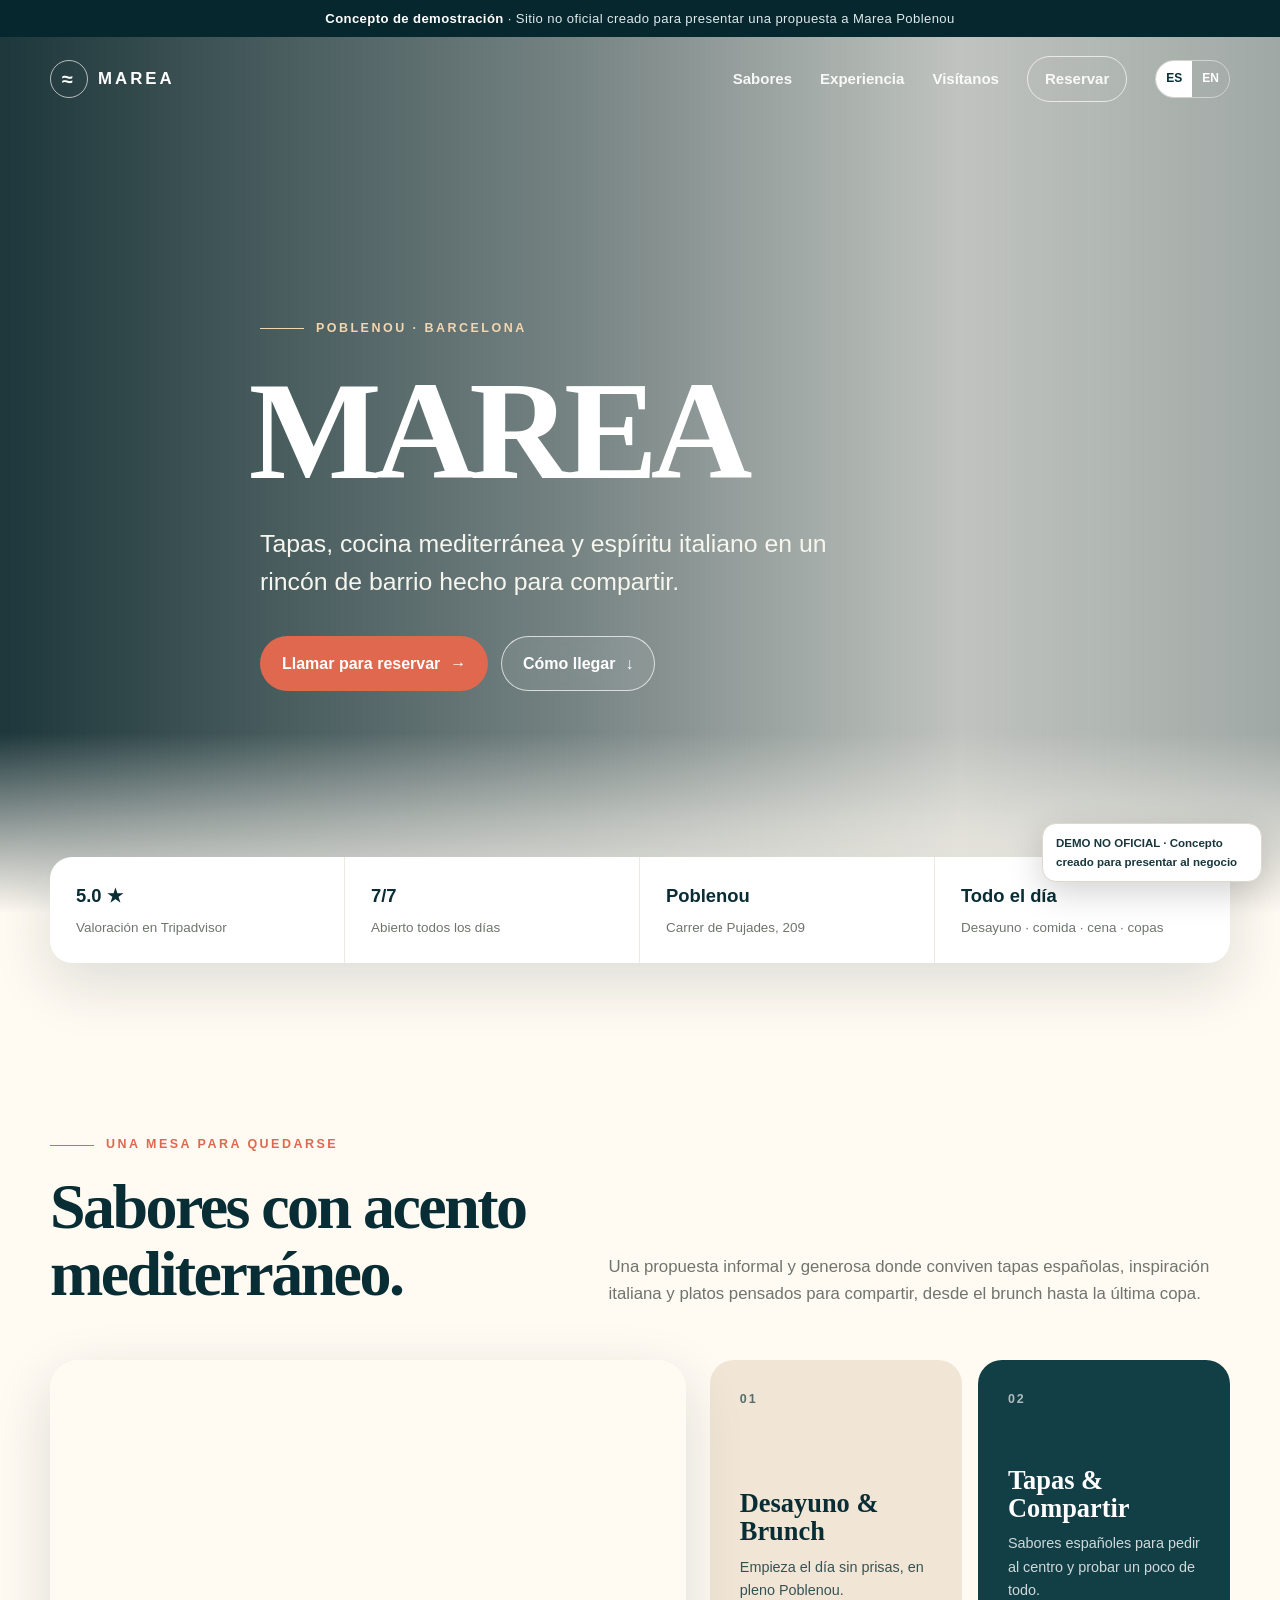
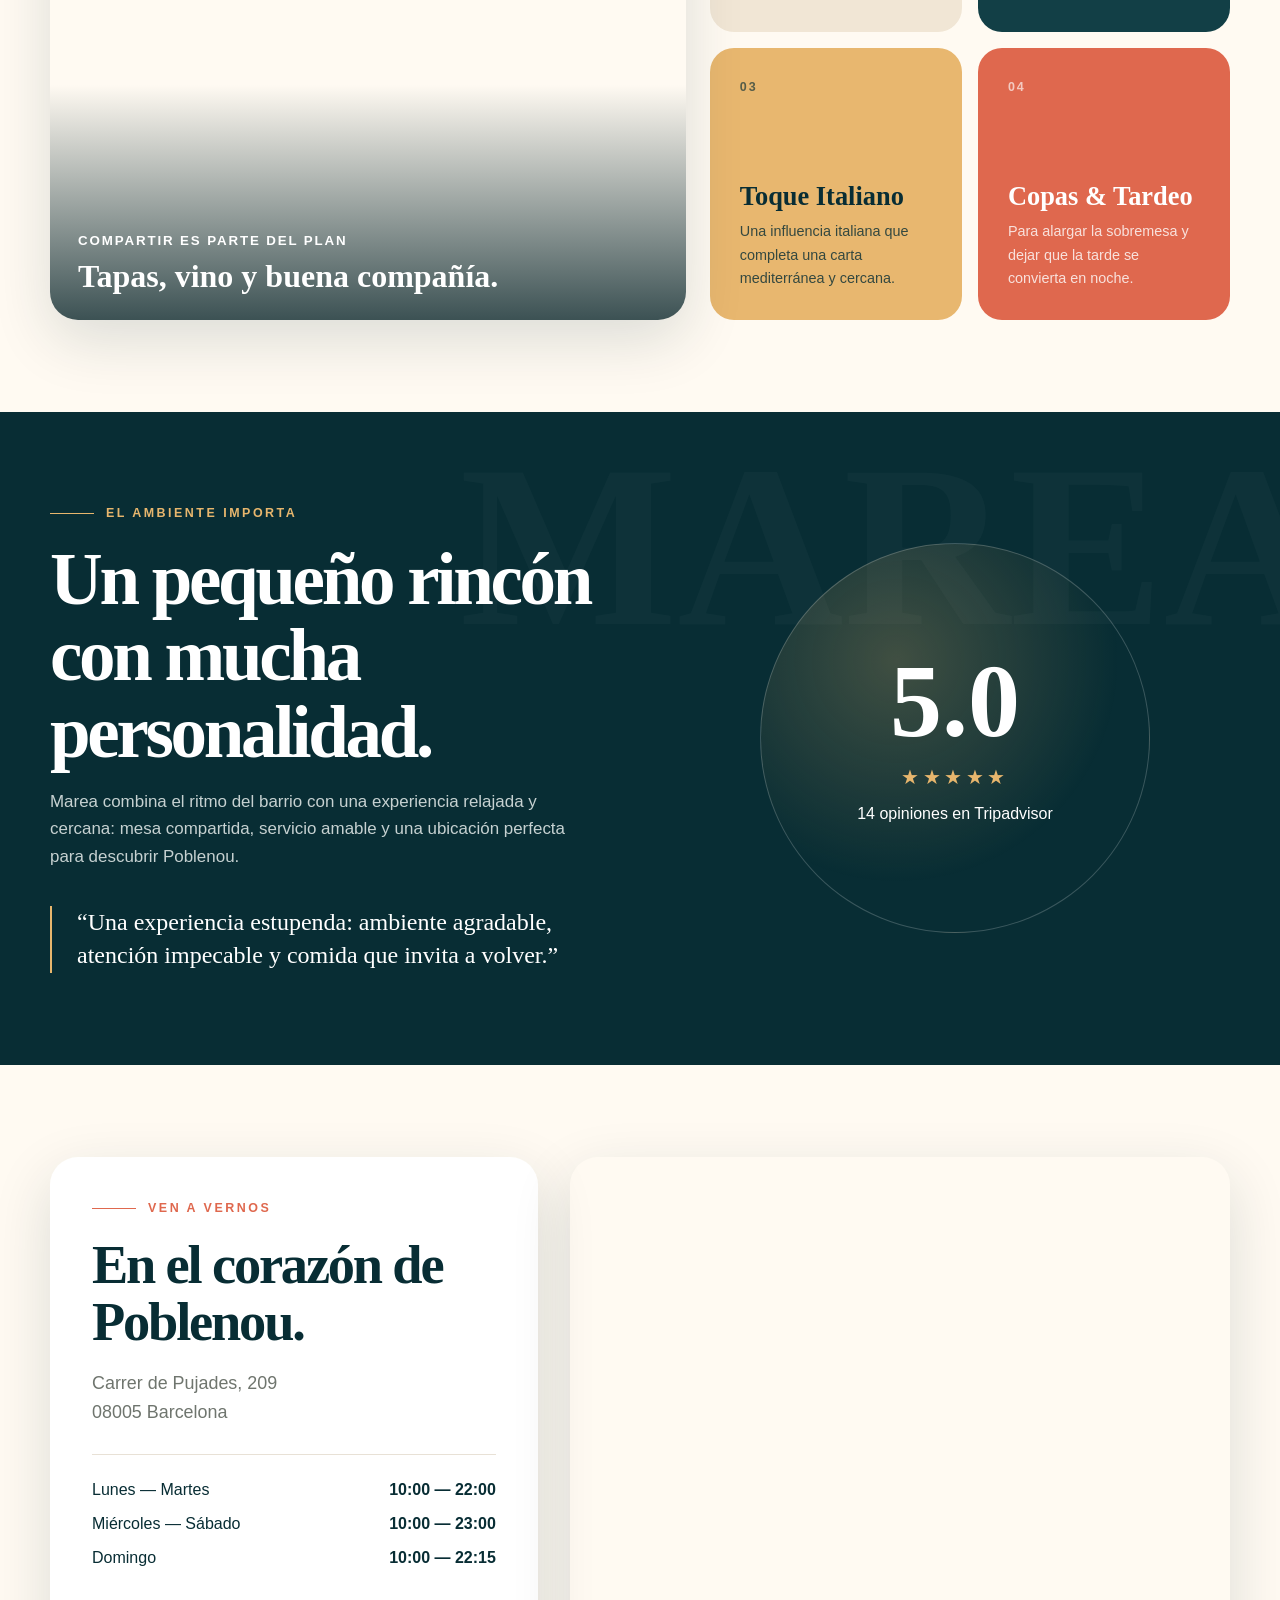
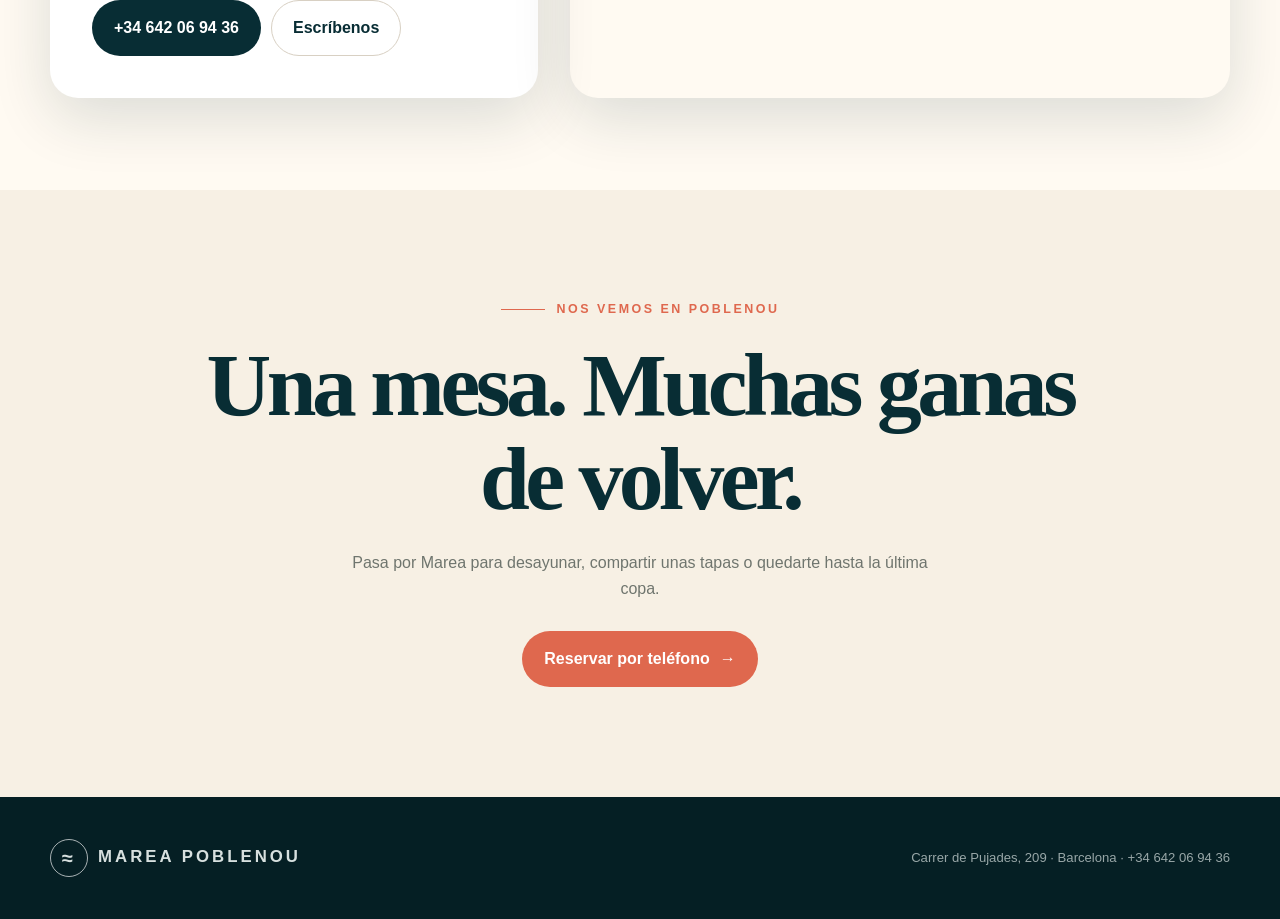
<file: index.html>
<!doctype html>
<html lang="es">
<head>
<meta charset="utf-8">
<meta name="viewport" content="width=device-width,initial-scale=1">
<meta name="description" content="Marea Poblenou — tapas, cocina italiana y ambiente mediterráneo en Carrer de Pujades 209, Barcelona.">
<meta name="theme-color" content="#082d34">
<title>Marea Poblenou | Tapas & Mediterranean Bar</title>
<link rel="stylesheet" href="styles.css">
</head>
<body>
<div class="top-note"><strong>Concepto de demostración</strong> · Sitio no oficial creado para presentar una propuesta a Marea Poblenou</div>
<header><div class="shell"><nav>
<a class="brand" href="#inicio"><span class="wave-mark">≈</span><span>MAREA</span></a>
<div class="nav-links">
<a href="#sabores" data-i18n="navFood">Sabores</a>
<a href="#experiencia" data-i18n="navExperience">Experiencia</a>
<a href="#visitanos" data-i18n="navVisit">Visítanos</a>
<a class="nav-cta" href="tel:+34642069436" data-i18n="navBook">Reservar</a>
<div class="lang"><button class="active" data-lang="es">ES</button><button data-lang="en">EN</button></div>
</div>
<button class="menu-toggle" aria-label="Reservar" onclick="location.href='tel:+34642069436'">☎</button>
</nav></div></header>

<main>
<section class="hero" id="inicio"><div class="shell hero-content">
<div class="eyebrow" data-i18n="eyebrow">Poblenou · Barcelona</div>
<h1>MAREA</h1>
<h2 data-i18n="heroText">Tapas, cocina mediterránea y espíritu italiano en un rincón de barrio hecho para compartir.</h2>
<div class="actions">
<a class="btn btn-primary" href="tel:+34642069436"><span data-i18n="callBook">Llamar para reservar</span> →</a>
<a class="btn btn-light" href="#visitanos"><span data-i18n="findUs">Cómo llegar</span> ↓</a>
</div>
</div></section>

<div class="trust-strip"><div class="shell"><div class="trust-card">
<div class="trust-item"><strong>5.0 ★</strong><span data-i18n="ratingLabel">Valoración en Tripadvisor</span></div>
<div class="trust-item"><strong>7/7</strong><span data-i18n="daysLabel">Abierto todos los días</span></div>
<div class="trust-item"><strong>Poblenou</strong><span>Carrer de Pujades, 209</span></div>
<div class="trust-item"><strong data-i18n="allDayTitle">Todo el día</strong><span data-i18n="allDayLabel">Desayuno · comida · cena · copas</span></div>
</div></div></div>

<section id="sabores"><div class="shell">
<div class="section-head">
<div><div class="eyebrow" style="color:var(--coral)" data-i18n="foodEyebrow">Una mesa para quedarse</div><h2 data-i18n="foodTitle">Sabores con acento mediterráneo.</h2></div>
<p data-i18n="foodIntro">Una propuesta informal y generosa donde conviven tapas españolas, inspiración italiana y platos pensados para compartir, desde el brunch hasta la última copa.</p>
</div>
<div class="food-grid">
<div class="food-photo"><div class="photo-caption"><small data-i18n="photoSmall">Compartir es parte del plan</small><h3 data-i18n="photoTitle">Tapas, vino y buena compañía.</h3></div></div>
<div class="offer-cards">
<article class="offer-card"><span class="num">01</span><div><h3 data-i18n="card1Title">Desayuno & Brunch</h3><p data-i18n="card1Text">Empieza el día sin prisas, en pleno Poblenou.</p></div></article>
<article class="offer-card"><span class="num">02</span><div><h3 data-i18n="card2Title">Tapas & Compartir</h3><p data-i18n="card2Text">Sabores españoles para pedir al centro y probar un poco de todo.</p></div></article>
<article class="offer-card"><span class="num">03</span><div><h3 data-i18n="card3Title">Toque Italiano</h3><p data-i18n="card3Text">Una influencia italiana que completa una carta mediterránea y cercana.</p></div></article>
<article class="offer-card"><span class="num">04</span><div><h3 data-i18n="card4Title">Copas & Tardeo</h3><p data-i18n="card4Text">Para alargar la sobremesa y dejar que la tarde se convierta en noche.</p></div></article>
</div>
</div>
</div></section>

<section class="experience" id="experiencia"><div class="shell experience-grid">
<div>
<div class="eyebrow" style="color:var(--gold)" data-i18n="expEyebrow">El ambiente importa</div>
<h2 data-i18n="expTitle">Un pequeño rincón con mucha personalidad.</h2>
<p data-i18n="expText">Marea combina el ritmo del barrio con una experiencia relajada y cercana: mesa compartida, servicio amable y una ubicación perfecta para descubrir Poblenou.</p>
<div class="quote" data-i18n="quote">“Una experiencia estupenda: ambiente agradable, atención impecable y comida que invita a volver.”</div>
</div>
<div class="rating-orb"><div><strong>5.0</strong><div class="stars">★★★★★</div><span data-i18n="reviews">14 opiniones en Tripadvisor</span></div></div>
</div></section>

<section id="visitanos"><div class="shell location-grid">
<div class="info-panel">
<div>
<div class="eyebrow" style="color:var(--coral)" data-i18n="visitEyebrow">Ven a vernos</div>
<h2 data-i18n="visitTitle">En el corazón de Poblenou.</h2>
<p class="address">Carrer de Pujades, 209<br>08005 Barcelona</p>
<div class="hours">
<span data-i18n="monTue">Lunes — Martes</span><span>10:00 — 22:00</span>
<span data-i18n="wedSat">Miércoles — Sábado</span><span>10:00 — 23:00</span>
<span data-i18n="sun">Domingo</span><span>10:00 — 22:15</span>
</div>
</div>
<div class="contact-stack">
<a class="btn btn-dark" href="tel:+34642069436">+34 642 06 94 36</a>
<a class="btn" style="border-color:#d8d0c3" href="mailto:mareapoblenou@gmail.com" data-i18n="emailUs">Escríbenos</a>
</div>
</div>
<iframe class="map" title="Mapa de Marea Poblenou" loading="lazy" referrerpolicy="no-referrer-when-downgrade" src="https://www.google.com/maps?q=Carrer%20de%20Pujades%20209%2C%2008005%20Barcelona&output=embed"></iframe>
</div></section>

<section class="closing"><div class="shell">
<div class="eyebrow" style="justify-content:center;color:var(--coral)" data-i18n="closingEyebrow">Nos vemos en Poblenou</div>
<h2 data-i18n="closingTitle">Una mesa. Muchas ganas de volver.</h2>
<p data-i18n="closingText">Pasa por Marea para desayunar, compartir unas tapas o quedarte hasta la última copa.</p>
<a class="btn btn-primary" href="tel:+34642069436"><span data-i18n="closingButton">Reservar por teléfono</span> →</a>
</div></section>
</main>

<footer><div class="shell footer-inner">
<div class="brand"><span class="wave-mark">≈</span><span>MAREA POBLENOU</span></div>
<div class="footer-meta">Carrer de Pujades, 209 · Barcelona · +34 642 06 94 36</div>
</div></footer>
<div class="demo-badge" data-i18n="demoBadge">DEMO NO OFICIAL · Concepto creado para presentar al negocio</div>
<script src="script.js"></script>
</body></html>
</file>
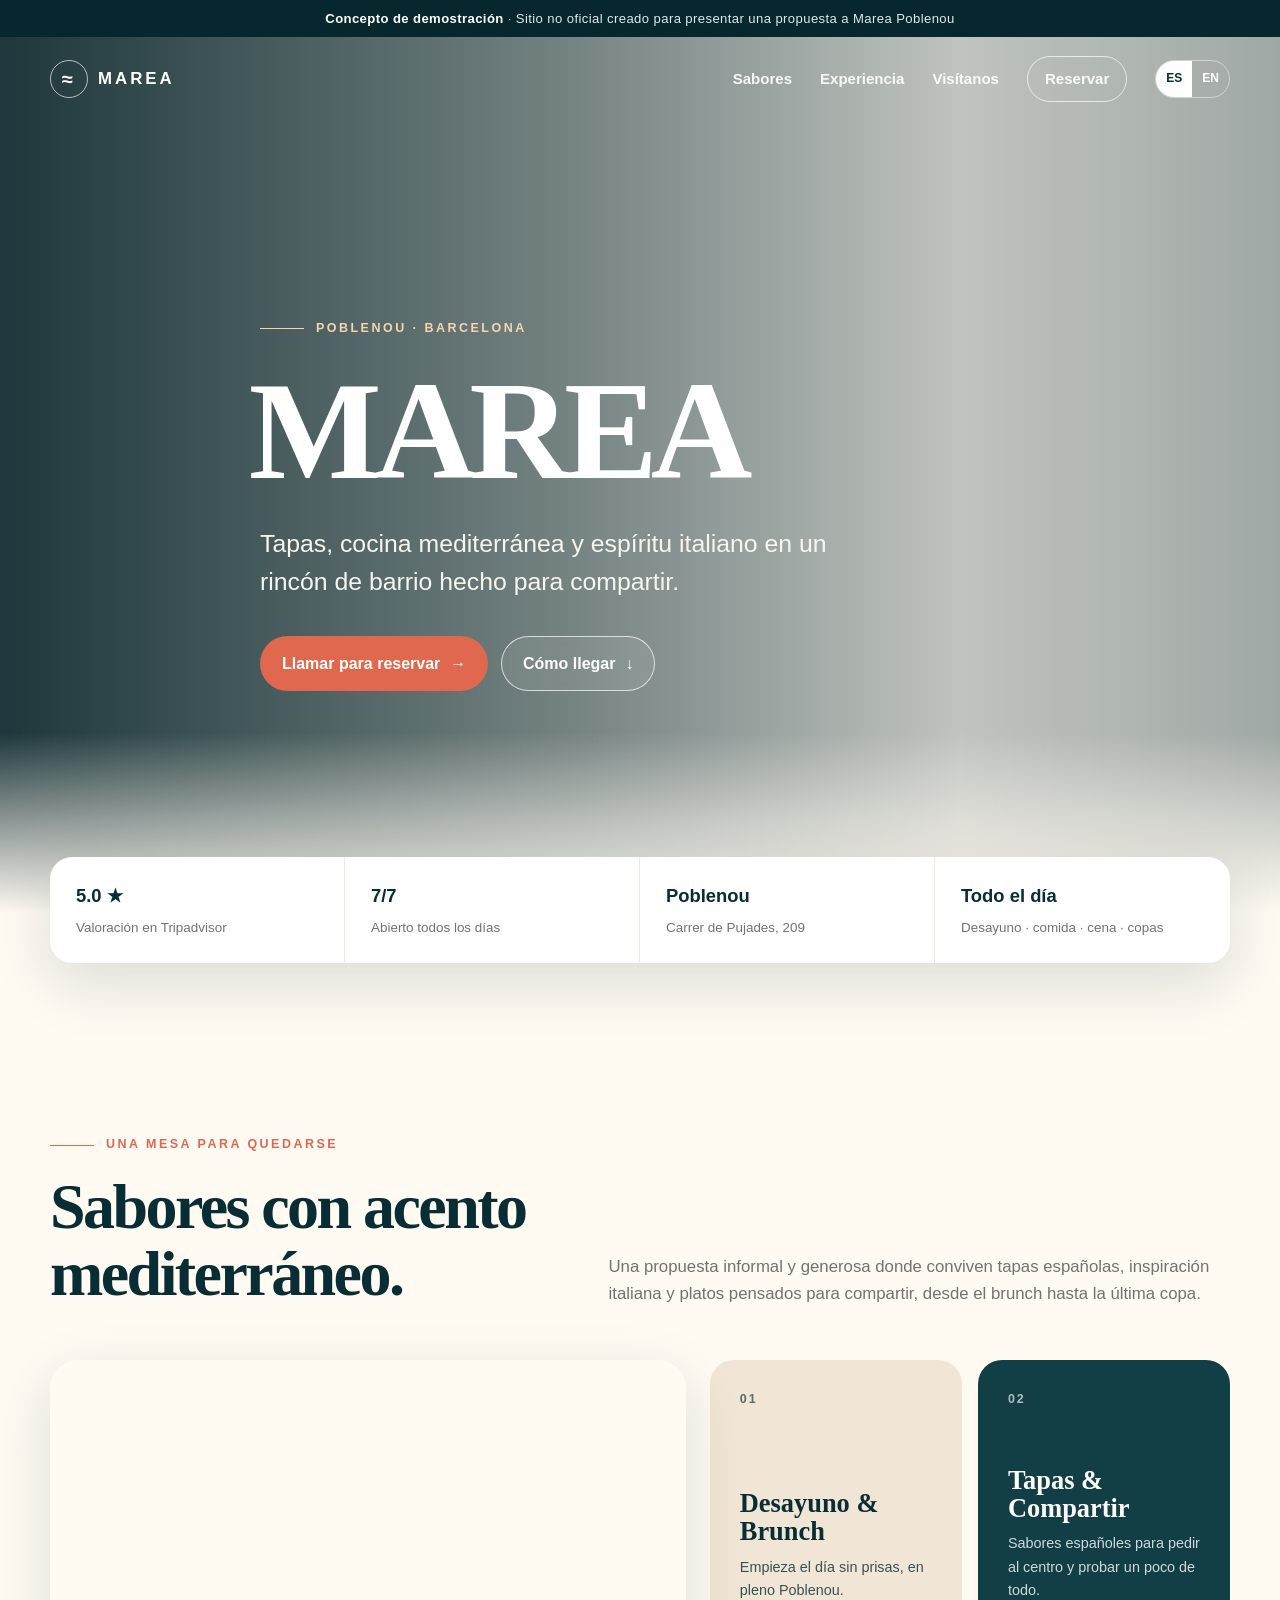
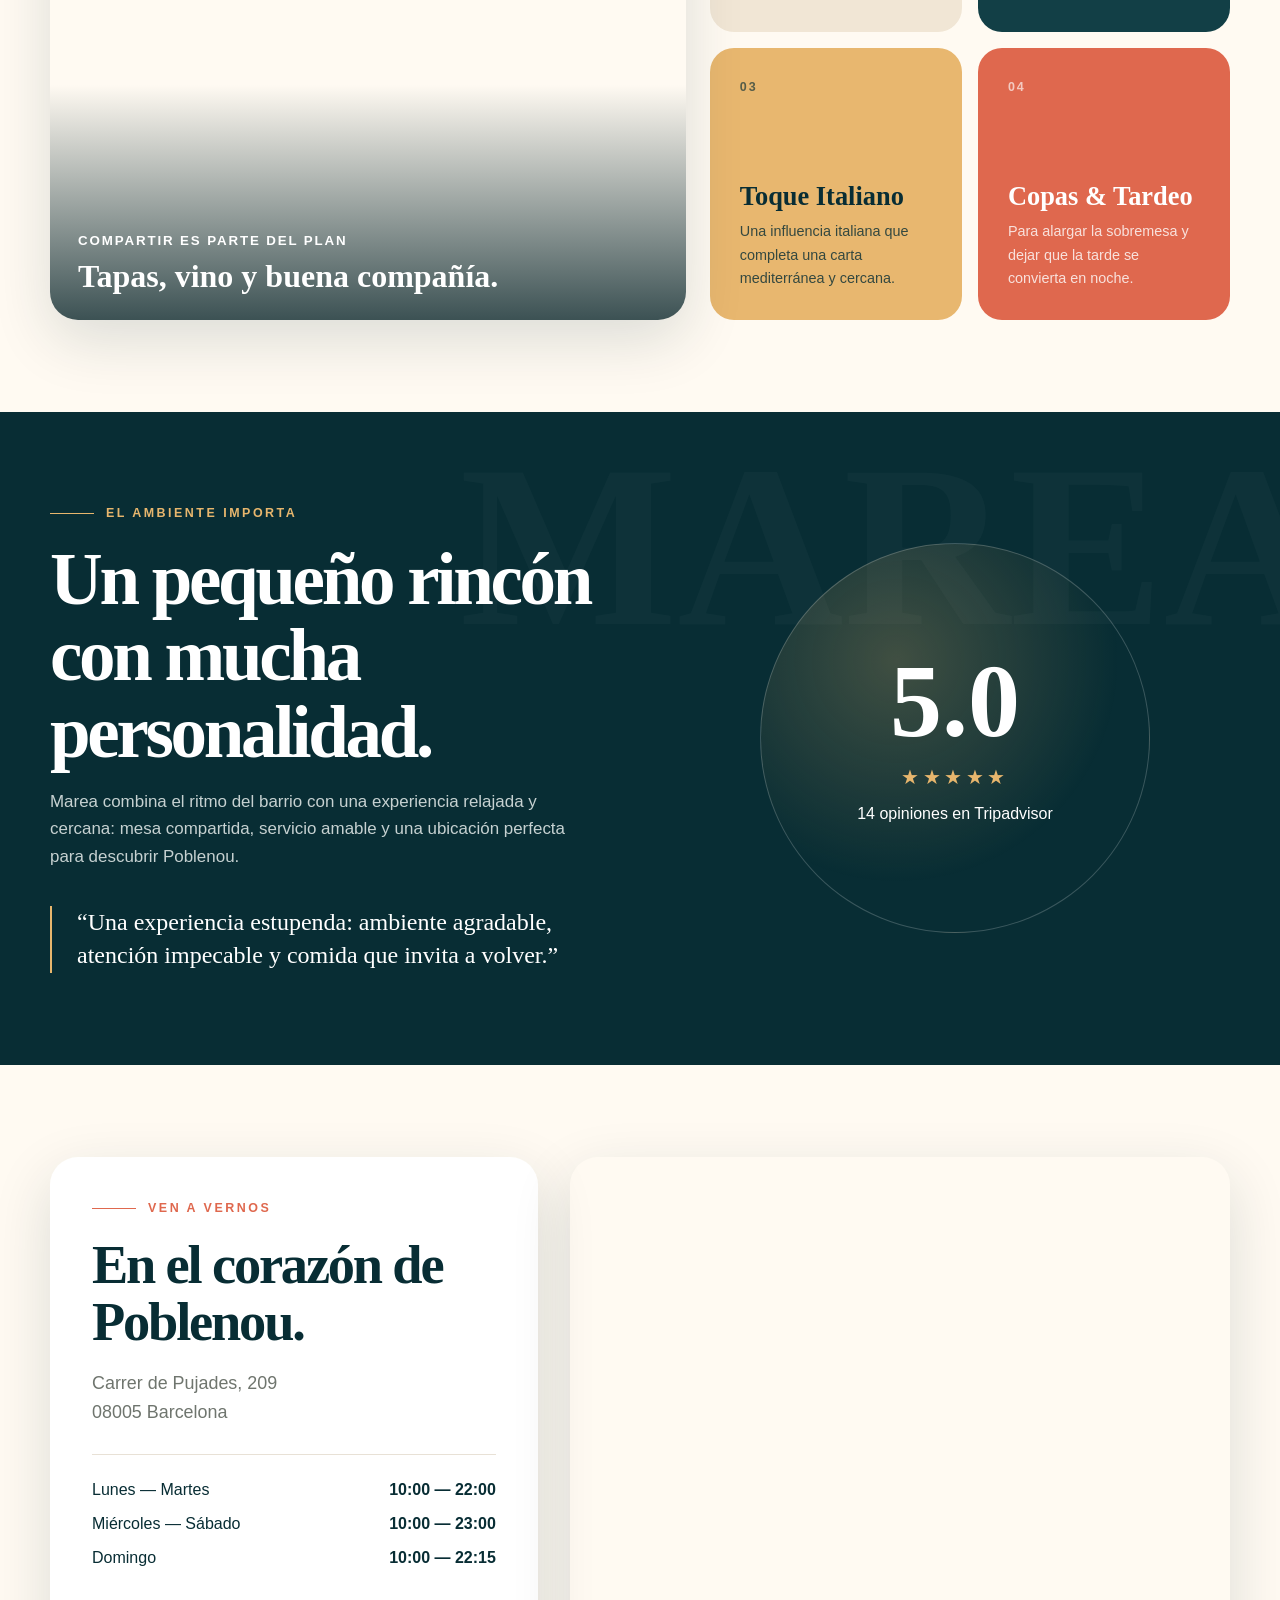
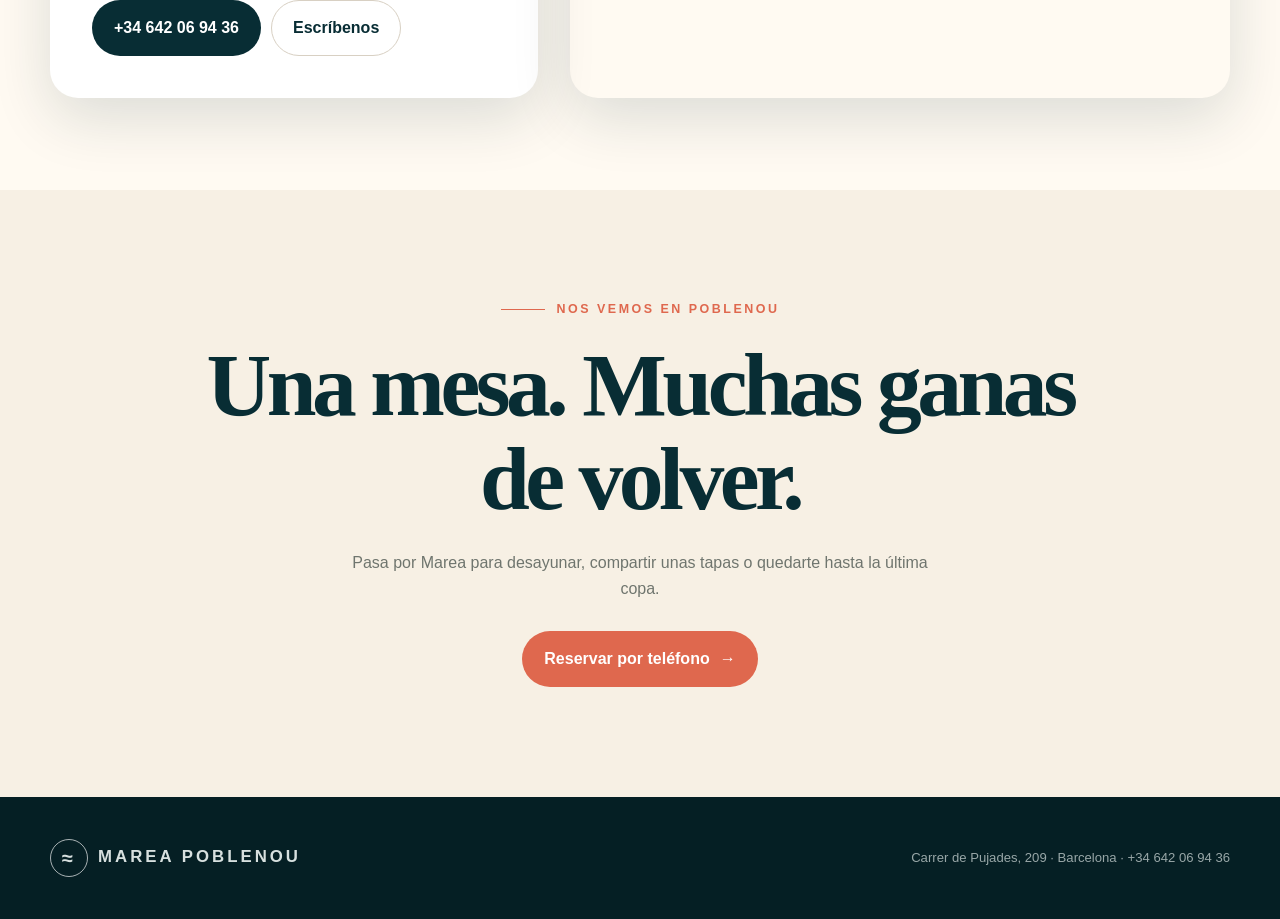
<file: public/index.html>
<!doctype html>
<html lang="es">
<head>
<meta charset="utf-8">
<meta name="viewport" content="width=device-width,initial-scale=1">
<meta name="description" content="Marea Poblenou — tapas, cocina italiana y ambiente mediterráneo en Carrer de Pujades 209, Barcelona.">
<meta name="theme-color" content="#082d34">
<title>Marea Poblenou | Tapas & Mediterranean Bar</title>
<link rel="stylesheet" href="styles.css?v=3">
</head>
<body>
<div class="top-note"><strong>Concepto de demostración</strong> · Sitio no oficial creado para presentar una propuesta a Marea Poblenou</div>
<header><div class="shell"><nav>
<a class="brand" href="#inicio"><span class="wave-mark">≈</span><span>MAREA</span></a>
<div class="nav-links">
<a href="#sabores" data-i18n="navFood">Sabores</a>
<a href="#experiencia" data-i18n="navExperience">Experiencia</a>
<a href="#visitanos" data-i18n="navVisit">Visítanos</a>
<a class="nav-cta" href="tel:+34642069436" data-i18n="navBook">Reservar</a>
<div class="lang"><button class="active" data-lang="es">ES</button><button data-lang="en">EN</button></div>
</div>
<div class="mobile-actions"><div class="lang"><button class="active" data-lang="es">ES</button><button data-lang="en">EN</button></div><a class="mobile-book" href="tel:+34642069436" data-i18n="navBook">Reservar</a></div>
</nav></div></header>

<main>
<section class="hero" id="inicio"><div class="shell hero-content">
<div class="eyebrow" data-i18n="eyebrow">Poblenou · Barcelona</div>
<h1>MAREA</h1>
<h2 data-i18n="heroText">Tapas, cocina mediterránea y espíritu italiano en un rincón de barrio hecho para compartir.</h2>
<div class="actions">
<a class="btn btn-primary" href="tel:+34642069436"><span data-i18n="callBook">Llamar para reservar</span> →</a>
<a class="btn btn-light" href="#visitanos"><span data-i18n="findUs">Cómo llegar</span> ↓</a>
</div>
</div></section>

<div class="trust-strip"><div class="shell"><div class="trust-card">
<div class="trust-item"><strong>5.0 ★</strong><span data-i18n="ratingLabel">Valoración en Tripadvisor</span></div>
<div class="trust-item"><strong>7/7</strong><span data-i18n="daysLabel">Abierto todos los días</span></div>
<div class="trust-item"><strong>Poblenou</strong><span>Carrer de Pujades, 209</span></div>
<div class="trust-item"><strong data-i18n="allDayTitle">Todo el día</strong><span data-i18n="allDayLabel">Desayuno · comida · cena · copas</span></div>
</div></div></div>

<section id="sabores"><div class="shell">
<div class="section-head">
<div><div class="eyebrow" style="color:var(--coral)" data-i18n="foodEyebrow">Una mesa para quedarse</div><h2 data-i18n="foodTitle">Sabores con acento mediterráneo.</h2></div>
<p data-i18n="foodIntro">Una propuesta informal y generosa donde conviven tapas españolas, inspiración italiana y platos pensados para compartir, desde el brunch hasta la última copa.</p>
</div>
<div class="food-grid">
<div class="food-photo"><div class="photo-caption"><small data-i18n="photoSmall">Compartir es parte del plan</small><h3 data-i18n="photoTitle">Tapas, vino y buena compañía.</h3></div></div>
<div class="offer-cards">
<article class="offer-card"><span class="num">01</span><div><h3 data-i18n="card1Title">Desayuno & Brunch</h3><p data-i18n="card1Text">Empieza el día sin prisas, en pleno Poblenou.</p></div></article>
<article class="offer-card"><span class="num">02</span><div><h3 data-i18n="card2Title">Tapas & Compartir</h3><p data-i18n="card2Text">Sabores españoles para pedir al centro y probar un poco de todo.</p></div></article>
<article class="offer-card"><span class="num">03</span><div><h3 data-i18n="card3Title">Toque Italiano</h3><p data-i18n="card3Text">Una influencia italiana que completa una carta mediterránea y cercana.</p></div></article>
<article class="offer-card"><span class="num">04</span><div><h3 data-i18n="card4Title">Copas & Tardeo</h3><p data-i18n="card4Text">Para alargar la sobremesa y dejar que la tarde se convierta en noche.</p></div></article>
</div>
</div>
</div></section>

<section class="experience" id="experiencia"><div class="shell experience-grid">
<div>
<div class="eyebrow" style="color:var(--gold)" data-i18n="expEyebrow">El ambiente importa</div>
<h2 data-i18n="expTitle">Un pequeño rincón con mucha personalidad.</h2>
<p data-i18n="expText">Marea combina el ritmo del barrio con una experiencia relajada y cercana: mesa compartida, servicio amable y una ubicación perfecta para descubrir Poblenou.</p>
<div class="quote" data-i18n="quote">“Una experiencia estupenda: ambiente agradable, atención impecable y comida que invita a volver.”</div>
</div>
<div class="rating-orb"><div><strong>5.0</strong><div class="stars">★★★★★</div><span data-i18n="reviews">14 opiniones en Tripadvisor</span></div></div>
</div></section>

<section id="visitanos"><div class="shell location-grid">
<div class="info-panel">
<div>
<div class="eyebrow" style="color:var(--coral)" data-i18n="visitEyebrow">Ven a vernos</div>
<h2 data-i18n="visitTitle">En el corazón de Poblenou.</h2>
<p class="address">Carrer de Pujades, 209<br>08005 Barcelona</p>
<div class="hours">
<span data-i18n="monTue">Lunes — Martes</span><span>10:00 — 22:00</span>
<span data-i18n="wedSat">Miércoles — Sábado</span><span>10:00 — 23:00</span>
<span data-i18n="sun">Domingo</span><span>10:00 — 22:15</span>
</div>
</div>
<div class="contact-stack">
<a class="btn btn-dark" href="tel:+34642069436">+34 642 06 94 36</a>
<a class="btn" style="border-color:#d8d0c3" href="mailto:mareapoblenou@gmail.com" data-i18n="emailUs">Escríbenos</a>
</div>
</div>
<iframe class="map" title="Mapa de Marea Poblenou" loading="lazy" referrerpolicy="no-referrer-when-downgrade" src="https://www.google.com/maps?q=Carrer%20de%20Pujades%20209%2C%2008005%20Barcelona&output=embed"></iframe>
</div></section>

<section class="closing"><div class="shell">
<div class="eyebrow" style="justify-content:center;color:var(--coral)" data-i18n="closingEyebrow">Nos vemos en Poblenou</div>
<h2 data-i18n="closingTitle">Una mesa. Muchas ganas de volver.</h2>
<p data-i18n="closingText">Pasa por Marea para desayunar, compartir unas tapas o quedarte hasta la última copa.</p>
<a class="btn btn-primary" href="tel:+34642069436"><span data-i18n="closingButton">Reservar por teléfono</span> →</a>
</div></section>
</main>

<footer><div class="shell footer-inner">
<div class="brand"><span class="wave-mark">≈</span><span>MAREA POBLENOU</span></div>
<div class="footer-meta">Carrer de Pujades, 209 · Barcelona · +34 642 06 94 36</div>
</div></footer>
<script src="script.js?v=3"></script>
</body></html>
</file>
<file: styles.css>
:root{--ink:#082d34;--cream:#f7f0e4;--paper:#fffaf2;--coral:#df684e;--gold:#e7b66d;--muted:#6f756e;--white:#fff;--shadow:0 20px 60px rgba(8,45,52,.14);--radius:28px}*{box-sizing:border-box}html{scroll-behavior:smooth}body{margin:0;font-family:Arial,Helvetica,sans-serif;color:var(--ink);background:var(--paper);line-height:1.6;overflow-x:hidden}a{color:inherit;text-decoration:none}button{font:inherit}.shell{width:min(1180px,calc(100% - 36px));margin:auto}.top-note{background:#06272d;color:#dfeaed;text-align:center;font-size:.82rem;padding:8px 18px;letter-spacing:.03em}.top-note strong{color:#fff}header{position:absolute;z-index:20;width:100%;top:34px;left:0;color:#fff;padding:22px 0}nav{display:flex;align-items:center;justify-content:space-between;gap:24px}.brand{display:flex;align-items:center;gap:10px;font-weight:800;letter-spacing:.18em;font-size:1.05rem}.wave-mark{width:38px;height:38px;border:1.5px solid rgba(255,255,255,.65);border-radius:50%;display:grid;place-items:center;font-size:1.25rem}.nav-links{display:flex;align-items:center;gap:28px;font-size:.94rem;font-weight:600}.nav-links a{opacity:.92}.nav-cta{border:1px solid rgba(255,255,255,.75);padding:10px 17px;border-radius:999px}.lang{display:flex;border:1px solid rgba(255,255,255,.45);border-radius:999px;overflow:hidden}.lang button{border:0;background:transparent;color:#fff;padding:8px 10px;cursor:pointer;font-size:.75rem;font-weight:700}.lang button.active{background:#fff;color:var(--ink)}.hero{min-height:94vh;display:grid;align-items:end;position:relative;color:#fff;background:linear-gradient(90deg,rgba(5,34,39,.9),rgba(5,34,39,.55) 45%,rgba(5,34,39,.25) 75%,rgba(5,34,39,.38)),url("https://dnznrvs05pmza.cloudfront.net/gemini/gemini-3.1-flash-lite-image/images/7ef01615-2ba0-432e-8da3-17ddf69c53ce/49c3735d-4027-4d80-bec4-d6afeaa26989/Photorealistic_Mediterranean_tapas_bar_in_Barcelona_at_golde.jpg?_jwt=eyJhbGciOiJIUzI1NiIsInR5cCI6IkpXVCJ9.eyJrZXlIYXNoIjoiMzg3NTJhOWI1NTFmMGRlMiIsImJ1Y2tldCI6InJ1bndheS10YXNrLWFydGlmYWN0cyIsInN0YWdlIjoicHJvZCIsImV4cCI6MTc5MTMzMDcxNX0.Z6VSX4D2F7eDAfnDZehviFAtyy77zv-B-x6cGgHXTi4") center/cover}.hero:after{content:"";position:absolute;inset:auto 0 0;height:180px;background:linear-gradient(transparent,var(--paper));pointer-events:none}.hero-content{position:relative;z-index:2;padding:190px 0 130px;max-width:760px}.eyebrow{text-transform:uppercase;letter-spacing:.2em;font-size:.78rem;font-weight:700;display:flex;align-items:center;gap:12px;margin-bottom:18px;color:#f4d6ae}.eyebrow:before{content:"";width:44px;height:1px;background:currentColor}h1,h2,h3{font-family:Georgia,"Times New Roman",serif;line-height:1.05;margin:0}h1{font-size:clamp(4.5rem,11vw,9rem);letter-spacing:-.05em;margin-left:-.08em}.hero h2{font-family:Arial,Helvetica,sans-serif;font-size:clamp(1.15rem,2.2vw,1.55rem);font-weight:400;max-width:610px;line-height:1.55;margin:20px 0 34px;color:#f6f6ef}.actions{display:flex;gap:13px;flex-wrap:wrap}.btn{display:inline-flex;align-items:center;justify-content:center;gap:10px;padding:14px 21px;border-radius:999px;font-weight:700;border:1px solid transparent;transition:.2s ease}.btn-primary{background:var(--coral);color:#fff}.btn-primary:hover{transform:translateY(-2px);background:#c9543e}.btn-light{border-color:rgba(255,255,255,.7);color:#fff;background:rgba(255,255,255,.08);backdrop-filter:blur(8px)}.btn-dark{background:var(--ink);color:#fff}.trust-strip{position:relative;z-index:3;margin-top:-56px;margin-bottom:80px}.trust-card{background:#fff;border-radius:22px;box-shadow:var(--shadow);display:grid;grid-template-columns:repeat(4,1fr);overflow:hidden}.trust-item{padding:24px 26px;border-right:1px solid #eee8de}.trust-item:last-child{border:0}.trust-item strong{display:block;font-size:1.15rem;margin-bottom:3px}.trust-item span{font-size:.84rem;color:var(--muted)}section{padding:92px 0}.section-head{display:grid;grid-template-columns:.9fr 1.1fr;gap:50px;align-items:end;margin-bottom:52px}.section-head h2{font-size:clamp(2.8rem,5vw,5.1rem);letter-spacing:-.04em}.section-head p{margin:0;color:var(--muted);font-size:1.05rem;max-width:610px}.food-grid{display:grid;grid-template-columns:1.1fr .9fr;gap:24px;align-items:stretch}.food-photo{min-height:560px;border-radius:var(--radius);overflow:hidden;position:relative;background:linear-gradient(180deg,transparent 58%,rgba(5,34,39,.78)),url("https://dnznrvs05pmza.cloudfront.net/gemini/gemini-3.1-flash-lite-image/images/4bc26dc6-8f18-4662-8ec0-522ad36adb4a/dd0055da-16aa-4b89-af0e-4f6b031393fa/Photorealistic_close_up_of_a_beautiful_spread_of_Spanish_and.jpg?_jwt=eyJhbGciOiJIUzI1NiIsInR5cCI6IkpXVCJ9.eyJrZXlIYXNoIjoiZmYwZWZiNjU5ZDFmMGQxNSIsImJ1Y2tldCI6InJ1bndheS10YXNrLWFydGlmYWN0cyIsInN0YWdlIjoicHJvZCIsImV4cCI6MTc5MTM3MDM0MX0.7ViPKLhc0w8MWV9DO3gjtJY7WX8b15abQBnOJL76jF8") center/cover;box-shadow:var(--shadow)}.photo-caption{position:absolute;bottom:26px;left:28px;right:28px;color:#fff}.photo-caption small{text-transform:uppercase;letter-spacing:.14em;font-weight:700}.photo-caption h3{font-size:2rem;margin-top:7px}.offer-cards{display:grid;grid-template-columns:1fr 1fr;gap:16px}.offer-card{min-height:270px;padding:30px;border-radius:24px;background:#f1e6d5;display:flex;flex-direction:column;justify-content:space-between;transition:.25s ease}.offer-card:nth-child(2){background:#123f46;color:#fff}.offer-card:nth-child(3){background:#e8b76f}.offer-card:nth-child(4){background:#df684e;color:#fff}.offer-card:hover{transform:translateY(-5px)}.offer-card .num{font-size:.78rem;font-weight:800;letter-spacing:.16em;opacity:.65}.offer-card h3{font-size:1.65rem;margin-bottom:10px}.offer-card p{font-size:.9rem;margin:0;opacity:.8}.experience{background:var(--ink);color:#fff;position:relative;overflow:hidden}.experience:before{content:"MAREA";position:absolute;right:-50px;top:20px;font-family:Georgia,serif;font-size:18vw;font-weight:700;line-height:1;color:rgba(255,255,255,.028)}.experience-grid{display:grid;grid-template-columns:1fr 1fr;gap:80px;align-items:center;position:relative}.experience h2{font-size:clamp(3rem,5.7vw,5.7rem);letter-spacing:-.045em}.experience p{color:#c6d1d1;font-size:1.06rem}.quote{border-left:2px solid var(--gold);padding-left:25px;margin:36px 0 0;font-family:Georgia,serif;font-size:1.5rem;line-height:1.4;color:#fff}.rating-orb{width:min(390px,90vw);aspect-ratio:1;border-radius:50%;margin:auto;border:1px solid rgba(255,255,255,.2);display:grid;place-items:center;text-align:center;background:radial-gradient(circle at 35% 30%,rgba(231,182,109,.25),transparent 60%)}.rating-orb strong{display:block;font-family:Georgia,serif;font-size:6.5rem;line-height:1}.stars{color:var(--gold);letter-spacing:.18em;font-size:1.25rem;margin:8px 0}.location-grid{display:grid;grid-template-columns:.85fr 1.15fr;gap:32px;align-items:stretch}.info-panel{background:#fff;border-radius:var(--radius);padding:42px;box-shadow:var(--shadow);display:flex;flex-direction:column;justify-content:space-between}.info-panel h2{font-size:3.4rem;letter-spacing:-.04em}.address{font-size:1.12rem;margin:18px 0 28px;color:var(--muted)}.hours{display:grid;grid-template-columns:1fr auto;gap:8px 18px;border-top:1px solid #e8e1d6;padding-top:22px}.hours span:nth-child(even){font-weight:700}.contact-stack{display:flex;flex-wrap:wrap;gap:10px;margin-top:30px}.map{border:0;width:100%;min-height:540px;border-radius:var(--radius);box-shadow:var(--shadow)}.closing{padding:110px 0;background:var(--cream);text-align:center}.closing h2{font-size:clamp(3rem,7vw,7rem);letter-spacing:-.05em;max-width:950px;margin:0 auto 24px}.closing p{color:var(--muted);max-width:600px;margin:0 auto 30px}footer{background:#051f24;color:#d7e0df;padding:42px 0}.footer-inner{display:flex;align-items:center;justify-content:space-between;gap:30px;flex-wrap:wrap}.footer-meta{font-size:.82rem;opacity:.7}.demo-badge{position:fixed;z-index:50;right:18px;bottom:18px;background:#fff;color:#18363c;box-shadow:0 10px 35px rgba(0,0,0,.18);border:1px solid #ded8cf;border-radius:14px;padding:10px 13px;font-size:.72rem;font-weight:700;max-width:220px}.menu-toggle{display:none;border:0;background:transparent;color:#fff;font-size:1.5rem}@media(max-width:850px){.nav-links{display:none}.menu-toggle{display:block}.hero{min-height:88vh}.hero-content{padding:170px 0 110px}h1{font-size:clamp(4.2rem,22vw,7rem)}.trust-card{grid-template-columns:1fr 1fr}.trust-item:nth-child(2){border-right:0}.trust-item:nth-child(-n+2){border-bottom:1px solid #eee8de}.section-head,.food-grid,.experience-grid,.location-grid{grid-template-columns:1fr;gap:34px}.food-photo{min-height:430px}.rating-orb{width:min(320px,82vw)}.map{min-height:380px}}@media(max-width:560px){.shell{width:min(100% - 24px,1180px)}.top-note{font-size:.7rem}.hero-content{padding-bottom:95px}.hero h2{font-size:1.05rem}.trust-strip{margin-top:-38px;margin-bottom:45px}.trust-item{padding:18px 15px}section{padding:68px 0}.offer-cards{grid-template-columns:1fr}.offer-card{min-height:205px}.info-panel{padding:28px}.hours{font-size:.9rem}.closing{padding:78px 0}.demo-badge{left:12px;right:12px;bottom:10px;max-width:none;text-align:center}}
</file>
<file: public/styles.css>
:root{--ink:#082d34;--cream:#f7f0e4;--paper:#fffaf2;--coral:#df684e;--gold:#e7b66d;--muted:#6f756e;--white:#fff;--shadow:0 20px 60px rgba(8,45,52,.14);--radius:28px}*{box-sizing:border-box}html{scroll-behavior:smooth}body{margin:0;font-family:Arial,Helvetica,sans-serif;color:var(--ink);background:var(--paper);line-height:1.6;overflow-x:hidden}a{color:inherit;text-decoration:none}button{font:inherit}.shell{width:min(1180px,calc(100% - 36px));margin:auto}.top-note{background:#06272d;color:#dfeaed;text-align:center;font-size:.82rem;padding:8px 18px;letter-spacing:.03em}.top-note strong{color:#fff}header{position:absolute;z-index:20;width:100%;top:34px;left:0;color:#fff;padding:22px 0}nav{display:flex;align-items:center;justify-content:space-between;gap:24px}.brand{display:flex;align-items:center;gap:10px;font-weight:800;letter-spacing:.18em;font-size:1.05rem}.wave-mark{width:38px;height:38px;border:1.5px solid rgba(255,255,255,.65);border-radius:50%;display:grid;place-items:center;font-size:1.25rem}.nav-links{display:flex;align-items:center;gap:28px;font-size:.94rem;font-weight:600}.nav-links a{opacity:.92}.nav-cta{border:1px solid rgba(255,255,255,.75);padding:10px 17px;border-radius:999px}.lang{display:flex;border:1px solid rgba(255,255,255,.45);border-radius:999px;overflow:hidden}.lang button{border:0;background:transparent;color:#fff;padding:8px 10px;cursor:pointer;font-size:.75rem;font-weight:700}.lang button.active{background:#fff;color:var(--ink)}.hero{min-height:94vh;display:grid;align-items:end;position:relative;color:#fff;background:linear-gradient(90deg,rgba(5,34,39,.9),rgba(5,34,39,.55) 45%,rgba(5,34,39,.25) 75%,rgba(5,34,39,.38)),url("https://images.unsplash.com/photo-1780639026821-f680fae0d99d?auto=format&fit=crop&fm=jpg&q=85&w=2400") center/cover}.hero:after{content:"";position:absolute;inset:auto 0 0;height:180px;background:linear-gradient(transparent,var(--paper));pointer-events:none}.hero-content{position:relative;z-index:2;padding:190px 0 130px;max-width:760px}.eyebrow{text-transform:uppercase;letter-spacing:.2em;font-size:.78rem;font-weight:700;display:flex;align-items:center;gap:12px;margin-bottom:18px;color:#f4d6ae}.eyebrow:before{content:"";width:44px;height:1px;background:currentColor}h1,h2,h3{font-family:Georgia,"Times New Roman",serif;line-height:1.05;margin:0}h1{font-size:clamp(4.5rem,11vw,9rem);letter-spacing:-.05em;margin-left:-.08em}.hero h2{font-family:Arial,Helvetica,sans-serif;font-size:clamp(1.15rem,2.2vw,1.55rem);font-weight:400;max-width:610px;line-height:1.55;margin:20px 0 34px;color:#f6f6ef}.actions{display:flex;gap:13px;flex-wrap:wrap}.btn{display:inline-flex;align-items:center;justify-content:center;gap:10px;padding:14px 21px;border-radius:999px;font-weight:700;border:1px solid transparent;transition:.2s ease}.btn-primary{background:var(--coral);color:#fff}.btn-primary:hover{transform:translateY(-2px);background:#c9543e}.btn-light{border-color:rgba(255,255,255,.7);color:#fff;background:rgba(255,255,255,.08);backdrop-filter:blur(8px)}.btn-dark{background:var(--ink);color:#fff}.trust-strip{position:relative;z-index:3;margin-top:-56px;margin-bottom:80px}.trust-card{background:#fff;border-radius:22px;box-shadow:var(--shadow);display:grid;grid-template-columns:repeat(4,1fr);overflow:hidden}.trust-item{padding:24px 26px;border-right:1px solid #eee8de}.trust-item:last-child{border:0}.trust-item strong{display:block;font-size:1.15rem;margin-bottom:3px}.trust-item span{font-size:.84rem;color:var(--muted)}section{padding:92px 0}.section-head{display:grid;grid-template-columns:.9fr 1.1fr;gap:50px;align-items:end;margin-bottom:52px}.section-head h2{font-size:clamp(2.8rem,5vw,5.1rem);letter-spacing:-.04em}.section-head p{margin:0;color:var(--muted);font-size:1.05rem;max-width:610px}.food-grid{display:grid;grid-template-columns:1.1fr .9fr;gap:24px;align-items:stretch}.food-photo{min-height:560px;border-radius:var(--radius);overflow:hidden;position:relative;background:linear-gradient(180deg,transparent 58%,rgba(5,34,39,.78)),url("https://images.unsplash.com/photo-1783683275671-ce9e1de86f12?auto=format&fit=crop&fm=jpg&q=85&w=1800") center/cover;box-shadow:var(--shadow)}.photo-caption{position:absolute;bottom:26px;left:28px;right:28px;color:#fff}.photo-caption small{text-transform:uppercase;letter-spacing:.14em;font-weight:700}.photo-caption h3{font-size:2rem;margin-top:7px}.offer-cards{display:grid;grid-template-columns:1fr 1fr;gap:16px}.offer-card{min-height:270px;padding:30px;border-radius:24px;background:#f1e6d5;display:flex;flex-direction:column;justify-content:space-between;transition:.25s ease}.offer-card:nth-child(2){background:#123f46;color:#fff}.offer-card:nth-child(3){background:#e8b76f}.offer-card:nth-child(4){background:#df684e;color:#fff}.offer-card:hover{transform:translateY(-5px)}.offer-card .num{font-size:.78rem;font-weight:800;letter-spacing:.16em;opacity:.65}.offer-card h3{font-size:1.65rem;margin-bottom:10px}.offer-card p{font-size:.9rem;margin:0;opacity:.8}.experience{background:var(--ink);color:#fff;position:relative;overflow:hidden}.experience:before{content:"MAREA";position:absolute;right:-50px;top:20px;font-family:Georgia,serif;font-size:18vw;font-weight:700;line-height:1;color:rgba(255,255,255,.028)}.experience-grid{display:grid;grid-template-columns:1fr 1fr;gap:80px;align-items:center;position:relative}.experience h2{font-size:clamp(3rem,5.7vw,5.7rem);letter-spacing:-.045em}.experience p{color:#c6d1d1;font-size:1.06rem}.quote{border-left:2px solid var(--gold);padding-left:25px;margin:36px 0 0;font-family:Georgia,serif;font-size:1.5rem;line-height:1.4;color:#fff}.rating-orb{width:min(390px,90vw);aspect-ratio:1;border-radius:50%;margin:auto;border:1px solid rgba(255,255,255,.2);display:grid;place-items:center;text-align:center;background:radial-gradient(circle at 35% 30%,rgba(231,182,109,.25),transparent 60%)}.rating-orb strong{display:block;font-family:Georgia,serif;font-size:6.5rem;line-height:1}.stars{color:var(--gold);letter-spacing:.18em;font-size:1.25rem;margin:8px 0}.location-grid{display:grid;grid-template-columns:.85fr 1.15fr;gap:32px;align-items:stretch}.info-panel{background:#fff;border-radius:var(--radius);padding:42px;box-shadow:var(--shadow);display:flex;flex-direction:column;justify-content:space-between}.info-panel h2{font-size:3.4rem;letter-spacing:-.04em}.address{font-size:1.12rem;margin:18px 0 28px;color:var(--muted)}.hours{display:grid;grid-template-columns:1fr auto;gap:8px 18px;border-top:1px solid #e8e1d6;padding-top:22px}.hours span:nth-child(even){font-weight:700}.contact-stack{display:flex;flex-wrap:wrap;gap:10px;margin-top:30px}.map{border:0;width:100%;min-height:540px;border-radius:var(--radius);box-shadow:var(--shadow)}.closing{padding:110px 0;background:var(--cream);text-align:center}.closing h2{font-size:clamp(3rem,7vw,7rem);letter-spacing:-.05em;max-width:950px;margin:0 auto 24px}.closing p{color:var(--muted);max-width:600px;margin:0 auto 30px}footer{background:#051f24;color:#d7e0df;padding:42px 0}.footer-inner{display:flex;align-items:center;justify-content:space-between;gap:30px;flex-wrap:wrap}.footer-meta{font-size:.82rem;opacity:.7}.demo-badge{position:fixed;z-index:50;right:18px;bottom:18px;background:#fff;color:#18363c;box-shadow:0 10px 35px rgba(0,0,0,.18);border:1px solid #ded8cf;border-radius:14px;padding:10px 13px;font-size:.72rem;font-weight:700;max-width:220px}.mobile-actions{display:none;align-items:center;gap:8px}.mobile-book{border:1px solid rgba(255,255,255,.75);padding:9px 13px;border-radius:999px;font-size:.8rem;font-weight:700;color:#fff;background:rgba(5,34,39,.22);backdrop-filter:blur(8px)}@media(max-width:850px){.nav-links{display:none}.mobile-actions{display:flex}.hero{min-height:88vh}.hero-content{padding:170px 0 110px}h1{font-size:clamp(4.2rem,22vw,7rem)}.trust-card{grid-template-columns:1fr 1fr}.trust-item:nth-child(2){border-right:0}.trust-item:nth-child(-n+2){border-bottom:1px solid #eee8de}.section-head,.food-grid,.experience-grid,.location-grid{grid-template-columns:1fr;gap:34px}.food-photo{min-height:430px}.rating-orb{width:min(320px,82vw)}.map{min-height:380px}}@media(max-width:560px){.shell{width:min(100% - 24px,1180px)}.top-note{font-size:.7rem}.hero-content{padding-bottom:95px}.hero h2{font-size:1.05rem}.trust-strip{margin-top:-38px;margin-bottom:45px}.trust-item{padding:18px 15px}section{padding:68px 0}.offer-cards{grid-template-columns:1fr}.offer-card{min-height:205px}.info-panel{padding:28px}.hours{font-size:.9rem}.closing{padding:78px 0}}
</file>
